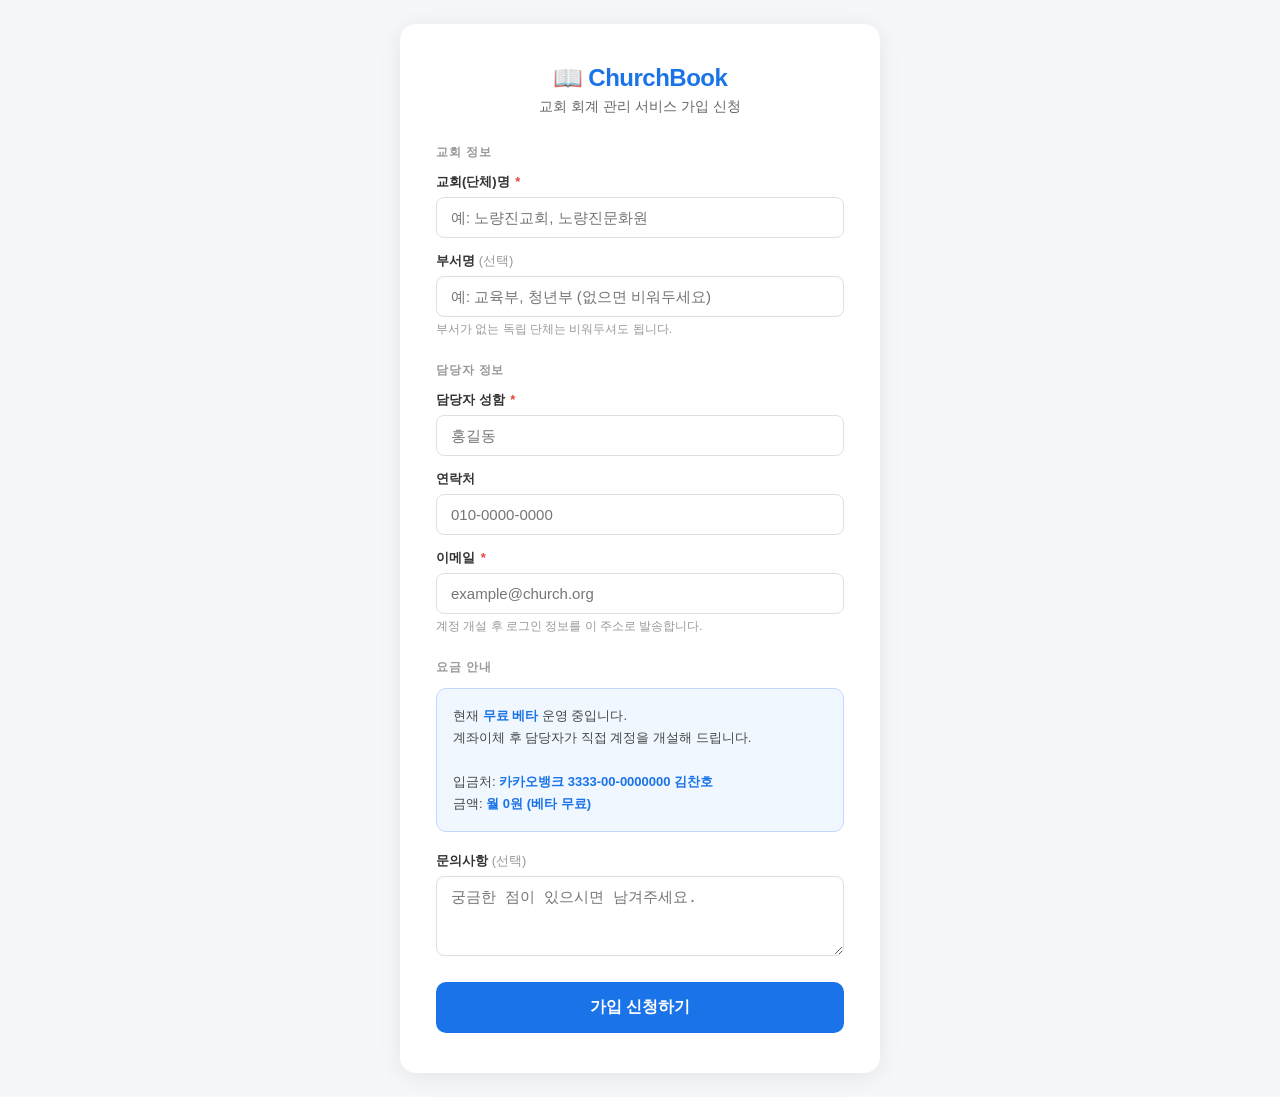
<file: apply.html>
<!DOCTYPE html>
<!-- saved from url=(0052)https://69716272.churchbook-frontend.pages.dev/apply -->
<html lang="ko"><head><meta http-equiv="Content-Type" content="text/html; charset=UTF-8">
  
  <meta name="viewport" content="width=device-width, initial-scale=1.0">
  <title>ChurchBook 가입 신청</title>
  <style>
    * { box-sizing: border-box; margin: 0; padding: 0; }
    body {
      font-family: -apple-system, BlinkMacSystemFont, 'Segoe UI', sans-serif;
      background: #f5f7fa;
      min-height: 100vh;
      display: flex;
      align-items: center;
      justify-content: center;
      padding: 24px 16px;
    }
    .card {
      background: white;
      border-radius: 16px;
      box-shadow: 0 4px 24px rgba(0,0,0,0.08);
      padding: 40px 36px;
      width: 100%;
      max-width: 480px;
    }
    .logo {
      text-align: center;
      margin-bottom: 28px;
    }
    .logo h1 {
      font-size: 24px;
      color: #1a73e8;
      font-weight: 700;
      letter-spacing: -0.5px;
    }
    .logo p {
      color: #666;
      font-size: 14px;
      margin-top: 6px;
    }
    .section-title {
      font-size: 12px;
      font-weight: 600;
      color: #999;
      text-transform: uppercase;
      letter-spacing: 0.8px;
      margin: 24px 0 12px;
    }
    .section-title:first-of-type { margin-top: 0; }
    .form-group {
      margin-bottom: 14px;
    }
    label {
      display: block;
      font-size: 13px;
      font-weight: 600;
      color: #333;
      margin-bottom: 6px;
    }
    label .req {
      color: #ea4335;
      margin-left: 2px;
    }
    input, textarea, select {
      width: 100%;
      border: 1.5px solid #e0e0e0;
      border-radius: 8px;
      padding: 11px 14px;
      font-size: 15px;
      color: #222;
      outline: none;
      transition: border-color 0.2s;
      background: white;
    }
    input:focus, textarea:focus, select:focus {
      border-color: #1a73e8;
    }
    input.error, textarea.error {
      border-color: #ea4335;
    }
    textarea {
      resize: vertical;
      min-height: 80px;
    }
    .hint {
      font-size: 12px;
      color: #999;
      margin-top: 4px;
    }
    .price-box {
      background: #f0f7ff;
      border: 1.5px solid #c2d9ff;
      border-radius: 10px;
      padding: 16px;
      margin: 8px 0 20px;
    }
    .price-box p {
      font-size: 13px;
      color: #444;
      line-height: 1.7;
    }
    .price-box strong { color: #1a73e8; }
    .btn-submit {
      width: 100%;
      padding: 15px;
      background: #1a73e8;
      color: white;
      border: none;
      border-radius: 10px;
      font-size: 16px;
      font-weight: 700;
      cursor: pointer;
      transition: background 0.2s, transform 0.1s;
      margin-top: 8px;
    }
    .btn-submit:hover { background: #1557b0; }
    .btn-submit:active { transform: scale(0.98); }
    .btn-submit:disabled {
      background: #aaa;
      cursor: not-allowed;
    }

    /* 완료 화면 */
    .success-screen {
      display: none;
      text-align: center;
      padding: 20px 0;
    }
    .success-screen .icon { font-size: 56px; margin-bottom: 16px; }
    .success-screen h2 { font-size: 22px; color: #222; margin-bottom: 10px; }
    .success-screen p { color: #555; font-size: 14px; line-height: 1.7; }
    .success-screen .app-id {
      display: inline-block;
      background: #f0f7ff;
      border: 1px solid #c2d9ff;
      color: #1a73e8;
      font-weight: 700;
      padding: 8px 20px;
      border-radius: 8px;
      margin: 16px 0;
      font-size: 15px;
    }

    /* 에러 메시지 */
    .err-msg {
      background: #fff0f0;
      border: 1px solid #ffcccc;
      color: #c00;
      padding: 12px 14px;
      border-radius: 8px;
      font-size: 13px;
      margin-bottom: 16px;
      display: none;
    }

    @media (max-width: 480px) {
      .card { padding: 28px 20px; }
    }
  </style>
</head>
<body>
  <div class="card">
    <!-- 신청 폼 -->
    <div id="formArea">
      <div class="logo">
        <h1>📖 ChurchBook</h1>
        <p>교회 회계 관리 서비스 가입 신청</p>
      </div>

      <div id="errMsg" class="err-msg"></div>

      <div class="section-title">교회 정보</div>

      <div class="form-group">
        <label>교회(단체)명 <span class="req">*</span></label>
        <input type="text" id="churchName" placeholder="예: 노량진교회, 노량진문화원">
      </div>
      <div class="form-group">
        <label>부서명 <span style="color:#999;font-weight:400;">(선택)</span></label>
        <input type="text" id="deptName" placeholder="예: 교육부, 청년부 (없으면 비워두세요)">
        <p class="hint">부서가 없는 독립 단체는 비워두셔도 됩니다.</p>
      </div>

      <div class="section-title">담당자 정보</div>

      <div class="form-group">
        <label>담당자 성함 <span class="req">*</span></label>
        <input type="text" id="contactName" placeholder="홍길동">
      </div>
      <div class="form-group">
        <label>연락처</label>
        <input type="tel" id="phone" placeholder="010-0000-0000">
      </div>
      <div class="form-group">
        <label>이메일 <span class="req">*</span></label>
        <input type="email" id="email" placeholder="example@church.org">
        <p class="hint">계정 개설 후 로그인 정보를 이 주소로 발송합니다.</p>
      </div>

      <div class="section-title">요금 안내</div>
      <div class="price-box">
        <p>
          현재 <strong>무료 베타</strong> 운영 중입니다.<br>
          계좌이체 후 담당자가 직접 계정을 개설해 드립니다.<br><br>
          입금처: <strong>카카오뱅크 3333-00-0000000 김찬호</strong><br>
          금액: <strong>월 0원 (베타 무료)</strong>
        </p>
      </div>

      <div class="form-group">
        <label>문의사항 <span style="color:#999;font-weight:400;">(선택)</span></label>
        <textarea id="message" placeholder="궁금한 점이 있으시면 남겨주세요."></textarea>
      </div>

      <button class="btn-submit" id="submitBtn" onclick="submitForm()">가입 신청하기</button>
    </div>

    <!-- 완료 화면 -->
    <div class="success-screen" id="successArea">
      <div class="icon">🎉</div>
      <h2>신청이 완료되었습니다!</h2>
      <div class="app-id" id="appIdDisplay"></div>
      <p>
        입력하신 이메일로 접수 확인 메일을 발송했습니다.<br>
        입금 확인 후 담당자가 계정을 개설하고<br>
        로그인 정보를 이메일로 보내드립니다.
      </p>
      <p style="margin-top:20px;color:#999;font-size:13px;">
        문의: churchbook@withlab.org
      </p>
    </div>
  </div>

  <script>
    const API = 'https://churchbook-backend-production.up.railway.app';

    async function submitForm() {
      const churchName  = document.getElementById('churchName').value.trim();
      const deptName    = document.getElementById('deptName').value.trim();
      const contactName = document.getElementById('contactName').value.trim();
      const phone       = document.getElementById('phone').value.trim();
      const email       = document.getElementById('email').value.trim();
      const message     = document.getElementById('message').value.trim();

      const errEl = document.getElementById('errMsg');
      errEl.style.display = 'none';

      if (!churchName || !contactName || !email) {
        errEl.textContent = '교회(단체)명, 담당자명, 이메일은 필수 입력 항목입니다.';
        errEl.style.display = 'block';
        return;
      }
      const emailReg = /^[^\s@]+@[^\s@]+\.[^\s@]+$/;
      if (!emailReg.test(email)) {
        errEl.textContent = '올바른 이메일 주소를 입력해 주세요.';
        errEl.style.display = 'block';
        return;
      }

      const btn = document.getElementById('submitBtn');
      btn.disabled = true;
      btn.textContent = '신청 중...';

      try {
        const res = await fetch(`${API}/api/applications`, {
          method: 'POST',
          headers: { 'Content-Type': 'application/json' },
          body: JSON.stringify({ churchName, deptName, contactName, phone, email, message })
        });
        const data = await res.json();

        if (!res.ok || !data.success) {
          throw new Error(data.message || '오류가 발생했습니다.');
        }

        // 성공 화면
        document.getElementById('formArea').style.display = 'none';
        document.getElementById('successArea').style.display = 'block';
        document.getElementById('appIdDisplay').textContent = `신청번호 #${data.id}`;

      } catch (e) {
        errEl.textContent = e.message;
        errEl.style.display = 'block';
        btn.disabled = false;
        btn.textContent = '가입 신청하기';
      }
    }
  </script>


</body></html>
</file>
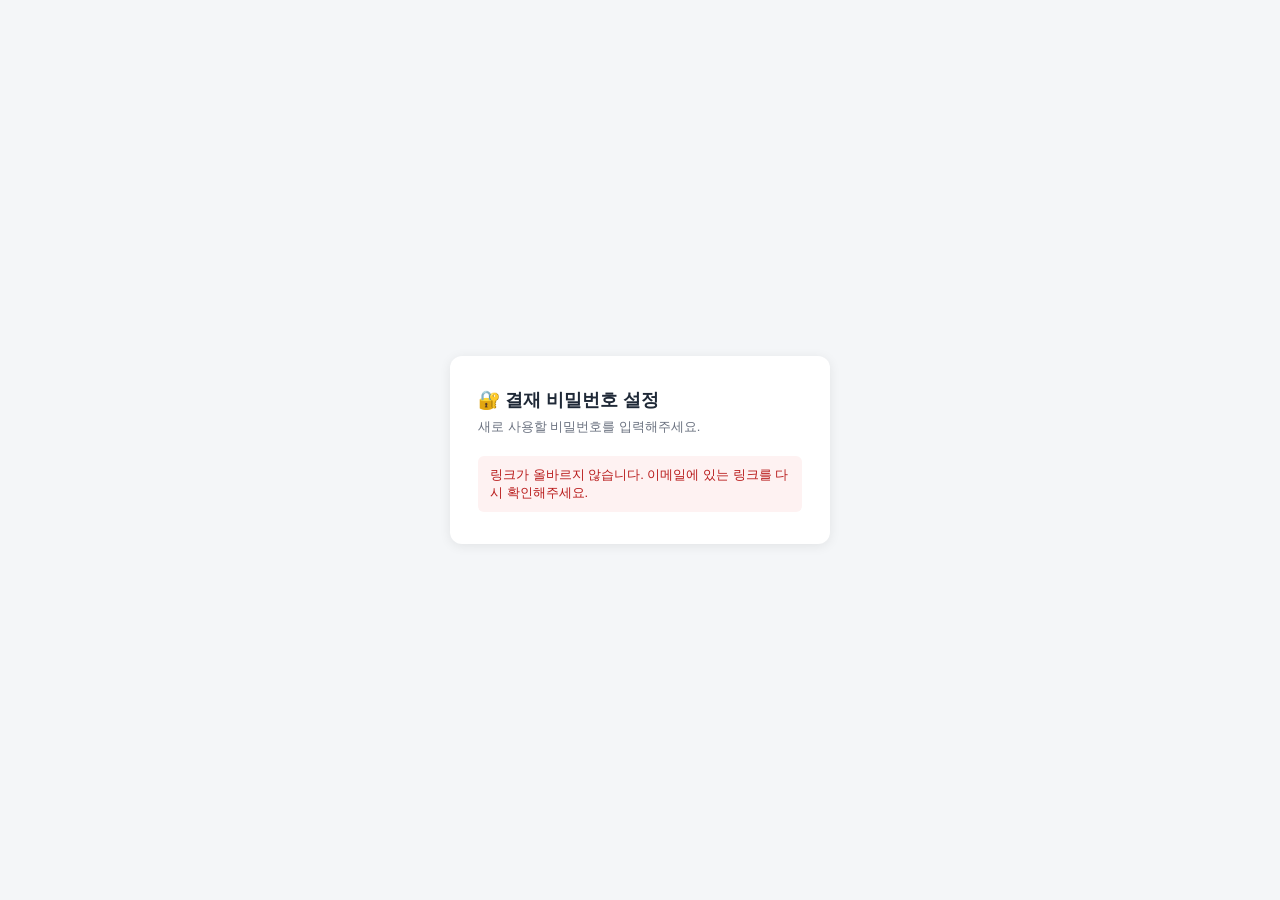
<file: reset-password.html>
<!DOCTYPE html>
<html lang="ko">
<head>
<meta charset="UTF-8">
<meta name="viewport" content="width=device-width, initial-scale=1.0">
<title>비밀번호 설정 - ChurchBook</title>
<style>
  * { box-sizing: border-box; }
  body {
    font-family: 'Malgun Gothic', 'Apple SD Gothic Neo', Arial, sans-serif;
    background: #f4f6f8;
    margin: 0;
    padding: 0;
    display: flex;
    align-items: center;
    justify-content: center;
    min-height: 100vh;
  }
  .card {
    background: #fff;
    border-radius: 12px;
    box-shadow: 0 2px 12px rgba(0,0,0,0.08);
    padding: 32px 28px;
    max-width: 380px;
    width: 90%;
  }
  h1 {
    font-size: 18px;
    margin: 0 0 6px;
    color: #1f2937;
  }
  p.desc {
    font-size: 13px;
    color: #6b7280;
    margin: 0 0 20px;
  }
  label {
    display: block;
    font-size: 13px;
    font-weight: 600;
    color: #374151;
    margin-bottom: 6px;
  }
  input[type="password"] {
    width: 100%;
    padding: 10px;
    border: 1px solid #ddd;
    border-radius: 6px;
    font-size: 14px;
    margin-bottom: 14px;
  }
  button {
    width: 100%;
    padding: 12px;
    border: none;
    border-radius: 6px;
    background: #2563eb;
    color: #fff;
    font-size: 14px;
    font-weight: 600;
    cursor: pointer;
  }
  button:disabled { background: #93c5fd; cursor: default; }
  .msg {
    margin-top: 14px;
    padding: 10px 12px;
    border-radius: 6px;
    font-size: 13px;
    display: none;
  }
  .msg.error { background: #fef2f2; color: #b91c1c; display: block; }
  .msg.success { background: #f0fdf4; color: #15803d; display: block; }
  .hint { font-size: 12px; color: #9ca3af; margin-top: -8px; margin-bottom: 14px; }
</style>
</head>
<body>
  <div class="card">
    <h1>🔐 결재 비밀번호 설정</h1>
    <p class="desc" id="descText">새로 사용할 비밀번호를 입력해주세요.</p>

    <form id="resetForm">
      <label for="pw1">새 비밀번호</label>
      <input type="password" id="pw1" autocomplete="new-password">
      <p class="hint">4자 이상 입력하세요.</p>

      <label for="pw2">새 비밀번호 확인</label>
      <input type="password" id="pw2" autocomplete="new-password">

      <button type="submit" id="submitBtn">비밀번호 설정</button>
    </form>

    <div class="msg" id="msgBox"></div>
  </div>

<script>
  const API_BASE_URL = 'https://churchbook-backend-production.up.railway.app';

  function getParam(name) {
    return new URLSearchParams(window.location.search).get(name);
  }

  const sid = getParam('sid');
  const phone = getParam('phone');
  const token = getParam('token');

  const msgBox = document.getElementById('msgBox');
  const form = document.getElementById('resetForm');
  const submitBtn = document.getElementById('submitBtn');

  function showMsg(text, type) {
    msgBox.textContent = text;
    msgBox.className = 'msg ' + type;
  }

  if (!sid || !phone || !token) {
    form.style.display = 'none';
    showMsg('링크가 올바르지 않습니다. 이메일에 있는 링크를 다시 확인해주세요.', 'error');
  }

  form.addEventListener('submit', async function (e) {
    e.preventDefault();
    const pw1 = document.getElementById('pw1').value;
    const pw2 = document.getElementById('pw2').value;

    if (!pw1 || pw1.length < 4) {
      showMsg('비밀번호는 4자 이상이어야 합니다.', 'error');
      return;
    }
    if (pw1 !== pw2) {
      showMsg('비밀번호가 서로 일치하지 않습니다.', 'error');
      return;
    }

    submitBtn.disabled = true;
    submitBtn.textContent = '처리 중...';

    try {
      const res = await fetch(API_BASE_URL + '/api/approvals/public/set-password', {
        method: 'POST',
        headers: { 'Content-Type': 'application/json' },
        body: JSON.stringify({ spreadsheetId: sid, phone, token, newPassword: pw1 }),
      });
      const data = await res.json();
      if (data.success) {
        form.style.display = 'none';
        showMsg('비밀번호가 설정되었습니다. 이제 앱에서 새 비밀번호로 결재 인증을 하실 수 있습니다.', 'success');
      } else {
        showMsg(data.message || '설정에 실패했습니다. 링크가 만료되었을 수 있습니다.', 'error');
        submitBtn.disabled = false;
        submitBtn.textContent = '비밀번호 설정';
      }
    } catch (err) {
      showMsg('일시적인 오류가 발생했습니다. 잠시 후 다시 시도해주세요.', 'error');
      submitBtn.disabled = false;
      submitBtn.textContent = '비밀번호 설정';
    }
  });
</script>
</body>
</html>
</file>
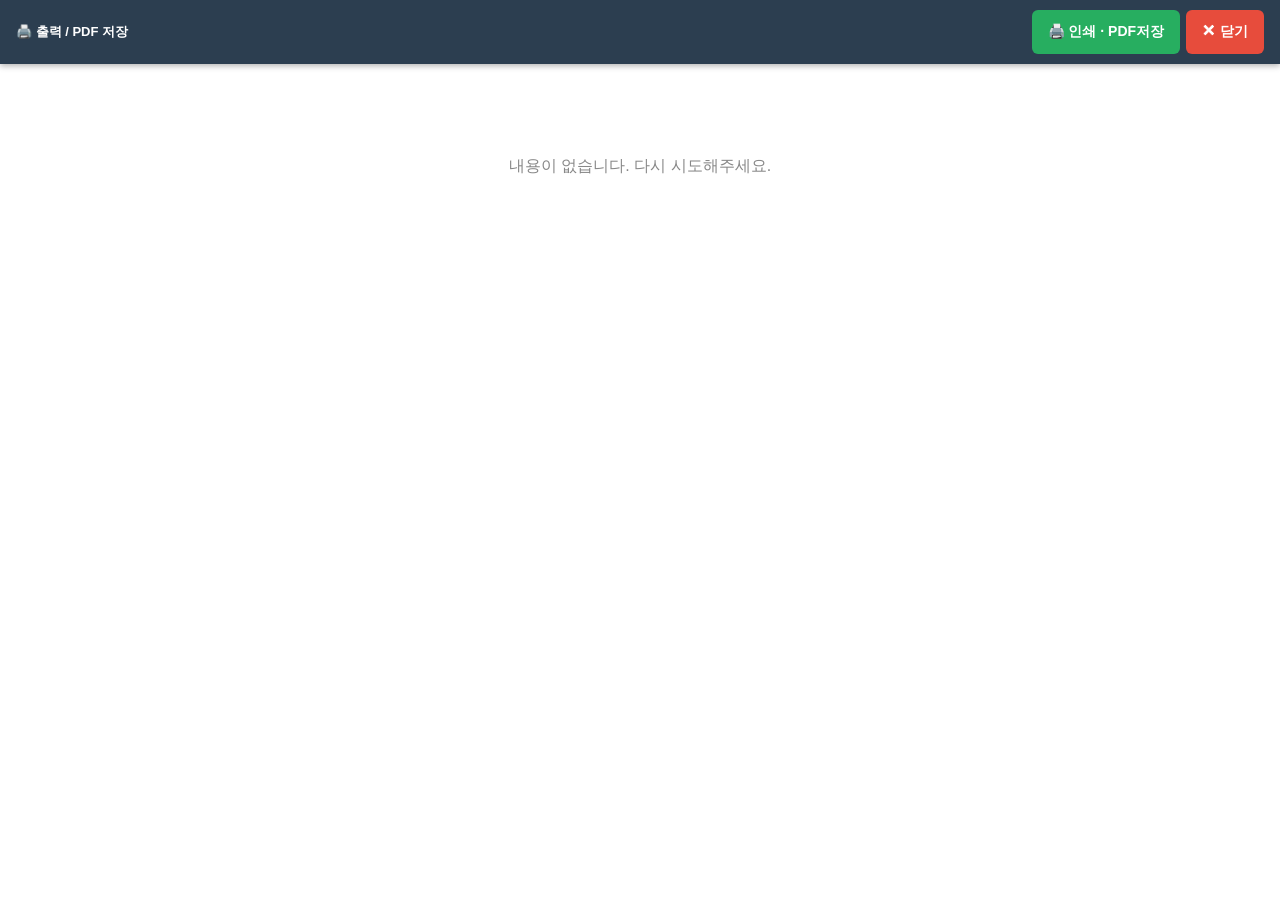
<file: viewer.html>
<!DOCTYPE html>
<html lang="ko">
<head>
<meta charset="UTF-8">
<meta name="viewport" content="width=device-width, initial-scale=1.0">
<title>ChurchBook 출력</title>
<style>
  * { box-sizing: border-box; margin: 0; padding: 0; }
  body { font-family: 'Malgun Gothic', sans-serif; background: #fff; }

  #toolbar {
    position: fixed; top: 0; left: 0; width: 100%;
    background: #2c3e50; color: #fff;
    display: flex; align-items: center; justify-content: space-between;
    padding: 10px 16px; gap: 8px; z-index: 9999;
    box-shadow: 0 2px 6px rgba(0,0,0,0.3);
  }
  #toolbar span { font-size: 13px; font-weight: bold; }
  #toolbar button {
    border: none; border-radius: 6px; padding: 10px 16px;
    font-size: 14px; font-weight: bold; cursor: pointer; min-height: 44px;
  }
  #printBtn  { background: #27ae60; color: #fff; }
  #closeBtn  { background: #e74c3c; color: #fff; }

  #content { padding: 60px 16px 16px; }

  #empty {
    text-align: center; padding: 80px 20px; color: #888; font-size: 16px;
    display: none;
  }

  @media print {
    #toolbar { display: none !important; }
    #content { padding: 0 !important; }
    @page { size: A4; margin: 10mm; }
    html, body { height: auto !important; }
  }
</style>
</head>
<body>

<div id="toolbar">
  <span>🖨️ 출력 / PDF 저장</span>
  <div style="display:flex;gap:6px;">
    <button id="printBtn" onclick="window.print()">🖨️ 인쇄 · PDF저장</button>
    <button id="closeBtn" onclick="window.close()">✕ 닫기</button>
  </div>
</div>

<div id="content"></div>
<div id="empty">내용을 불러오는 중입니다...</div>

<script>
  // localStorage에서 보고서 HTML 가져오기
  var KEY = 'cb_viewer_html';
  var content = document.getElementById('content');
  var empty   = document.getElementById('empty');

  function loadContent() {
    try {
      var html = localStorage.getItem(KEY);
      if (!html) {
        empty.style.display = 'block';
        empty.textContent = '내용이 없습니다. 다시 시도해주세요.';
        return;
      }

      // body 내용 + style 추출
      var bodyMatch = html.match(/<body[^>]*>([\s\S]*)<\/body>/i);
      var bodyHtml  = bodyMatch ? bodyMatch[1] : html;
      var styles    = html.match(/<style[\s\S]*?<\/style>/gi) || [];

      // no-print 버튼 숨김
      bodyHtml = bodyHtml.replace(/class="no-print"/g, 'class="no-print" style="display:none"');

      content.innerHTML = styles.join('') + bodyHtml;

      // 사용 후 삭제 (보안)
      localStorage.removeItem(KEY);

    } catch(e) {
      empty.style.display = 'block';
      empty.textContent = '오류가 발생했습니다: ' + e.message;
    }
  }

  loadContent();
</script>
</body>
</html>
</file>
